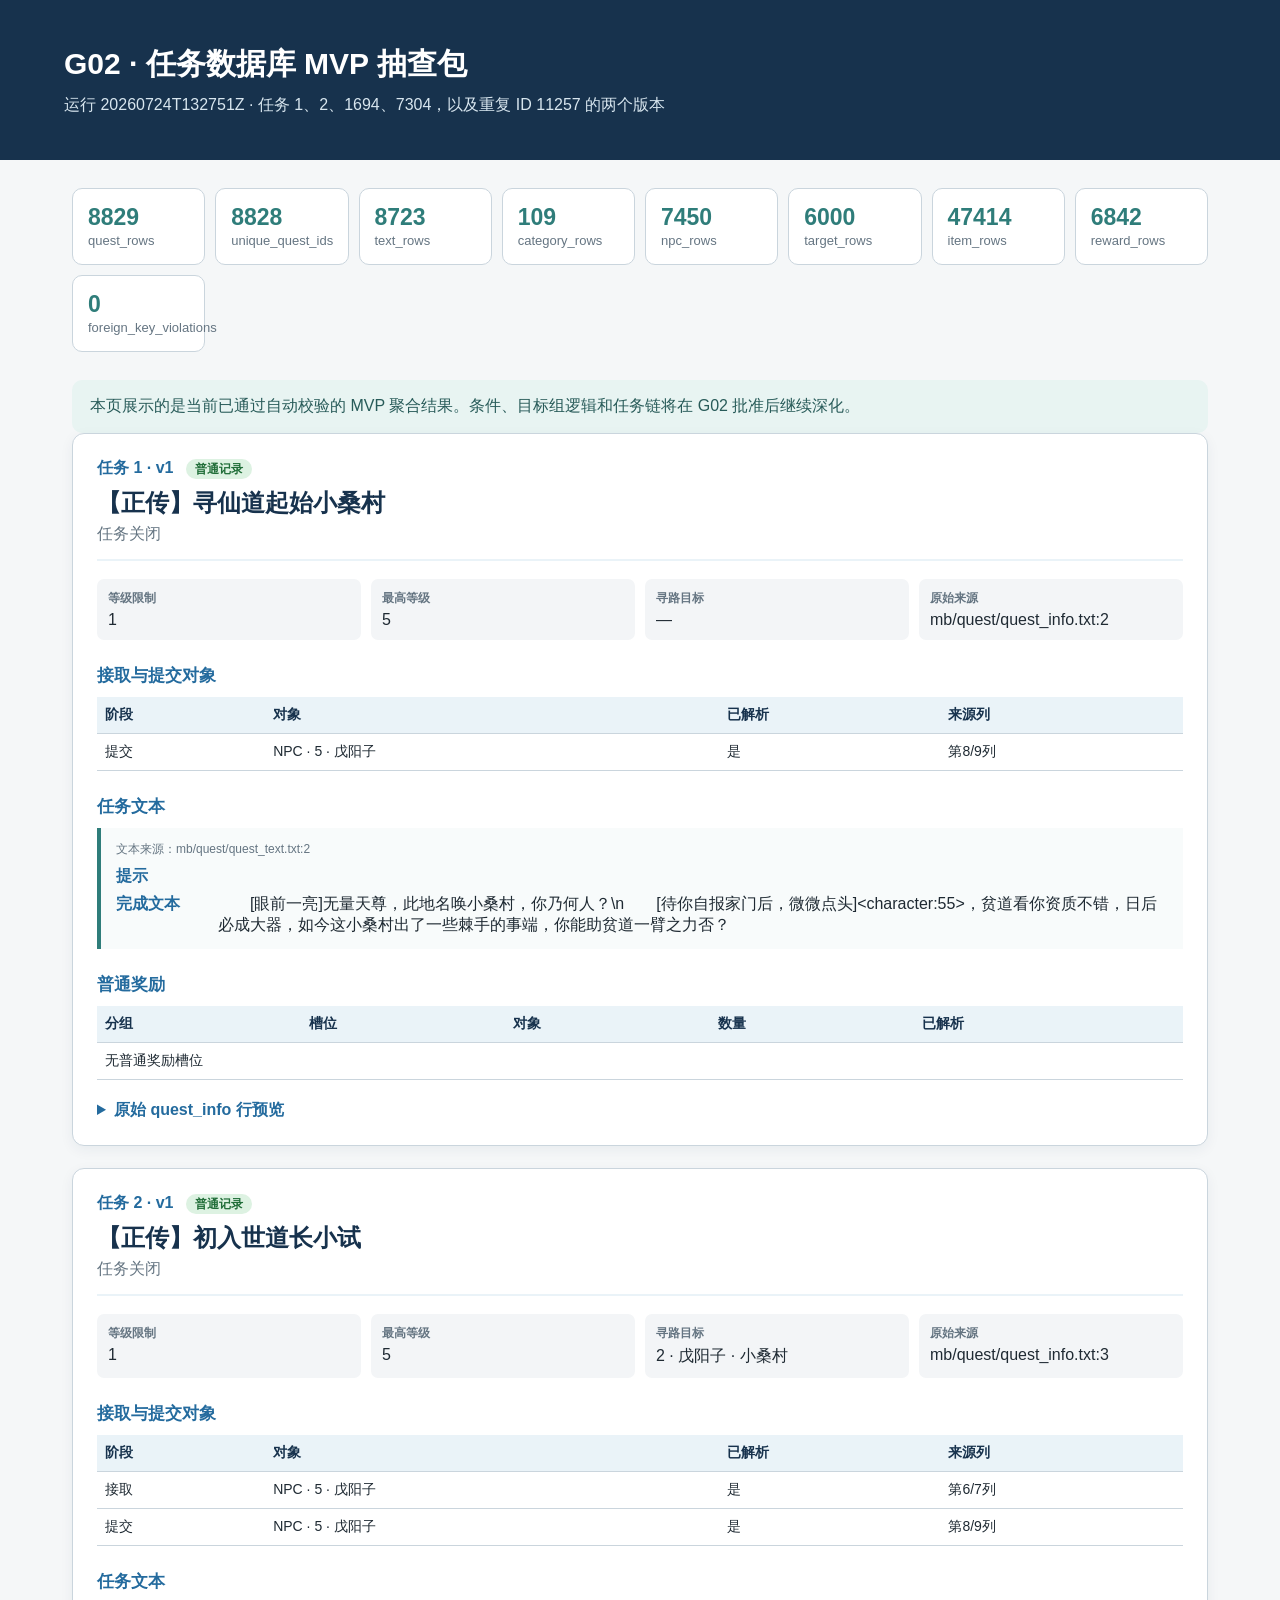
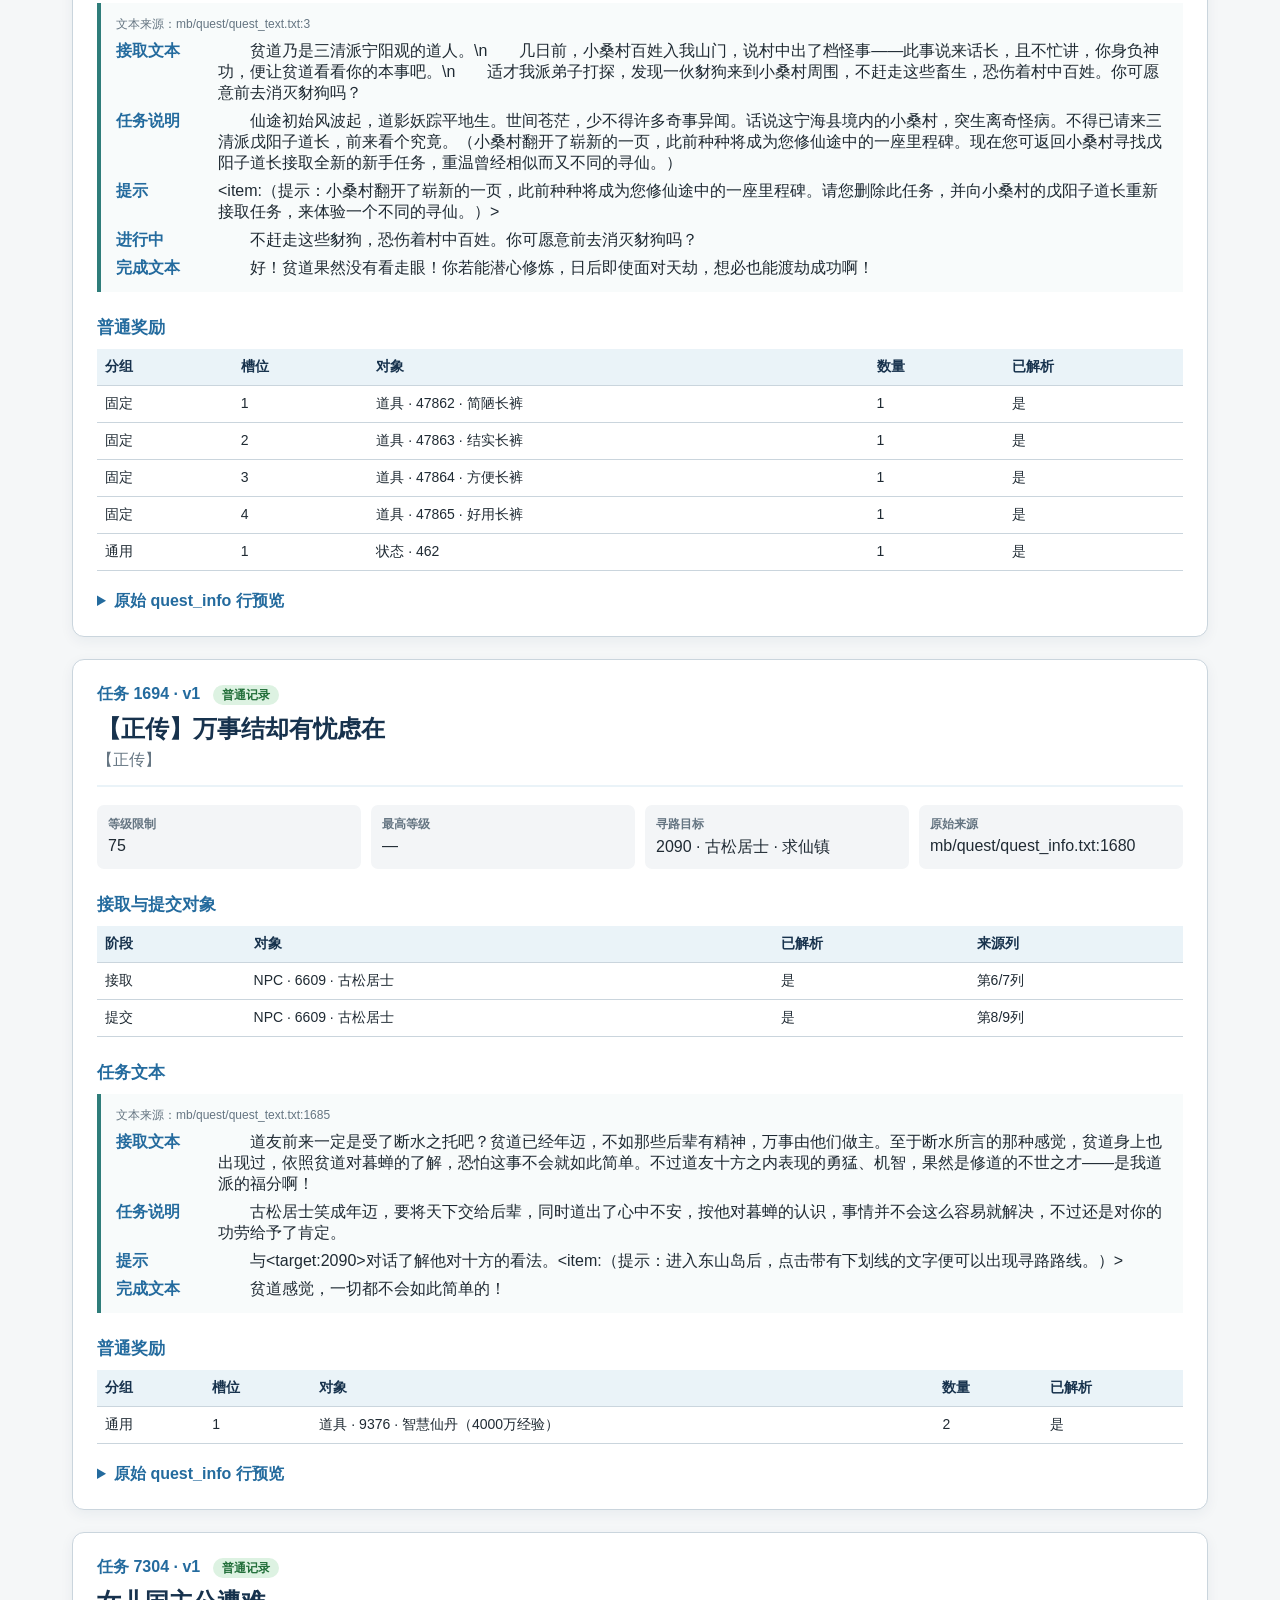
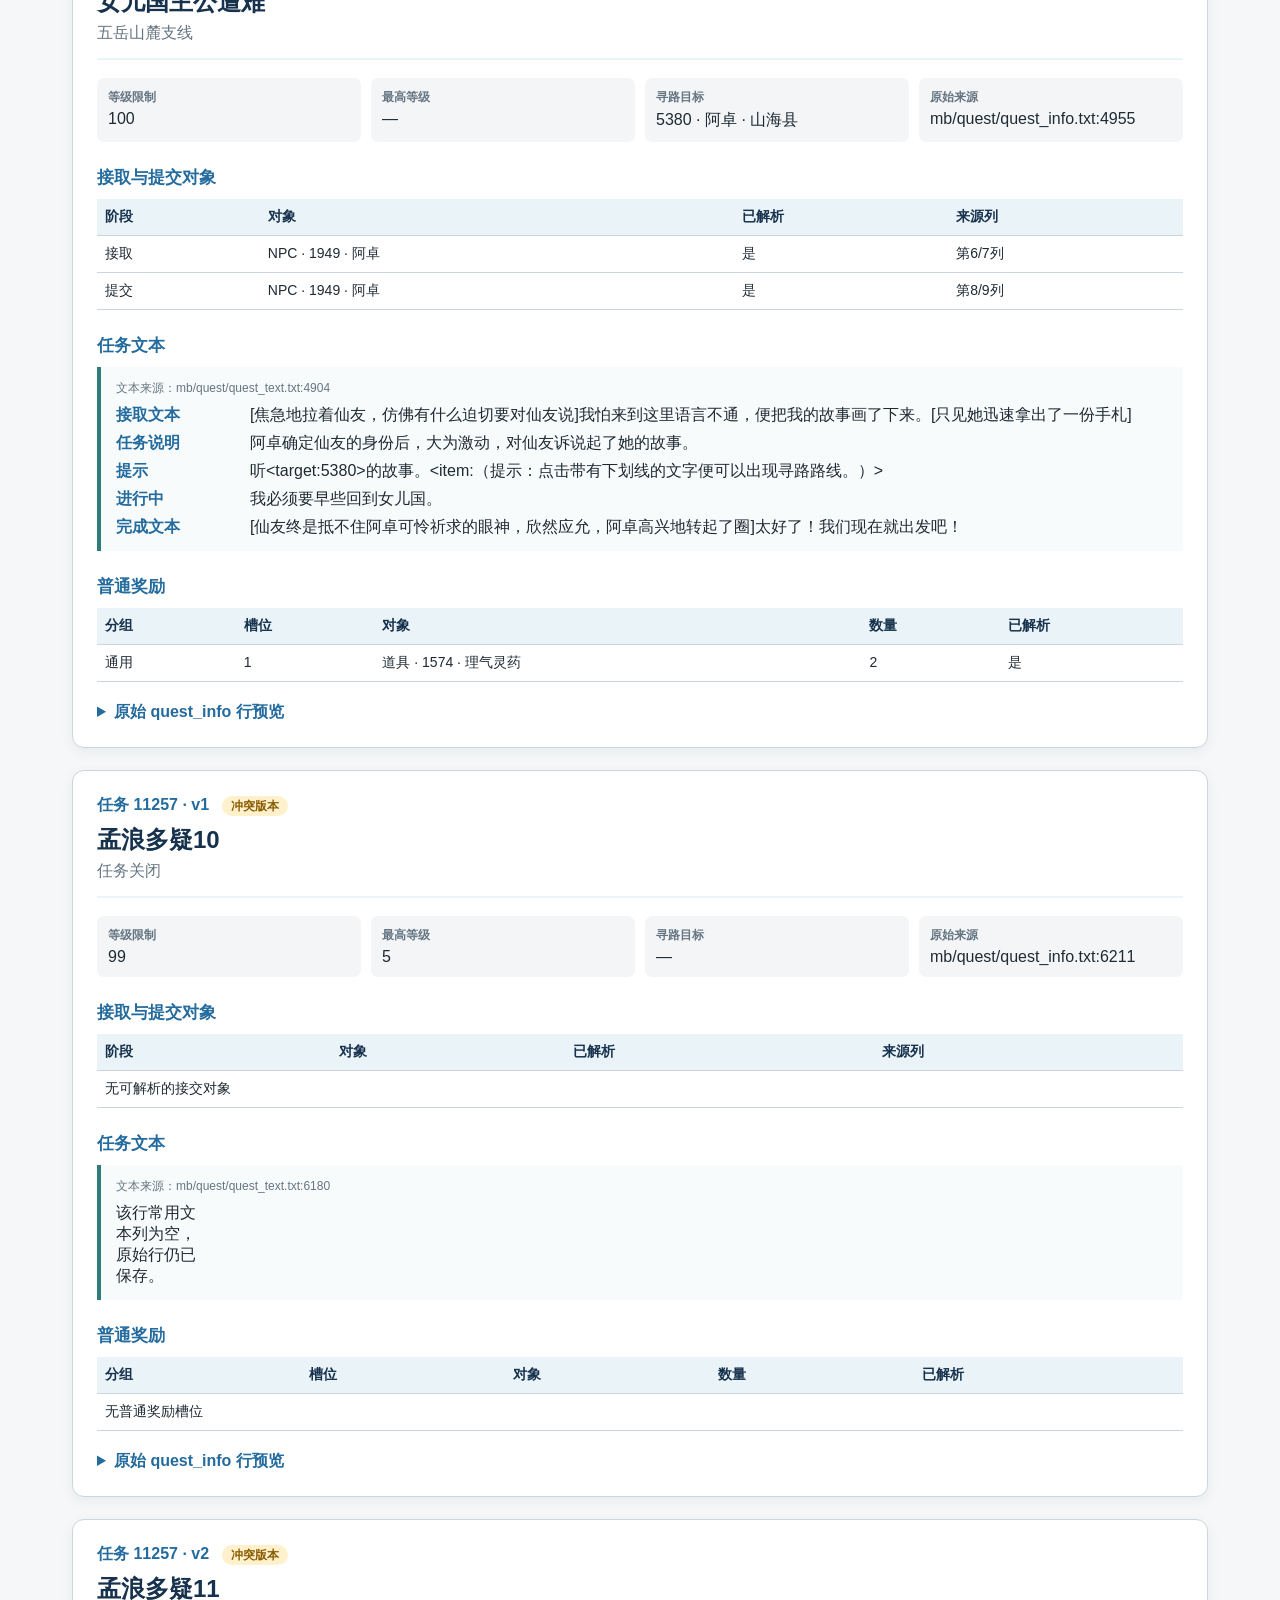
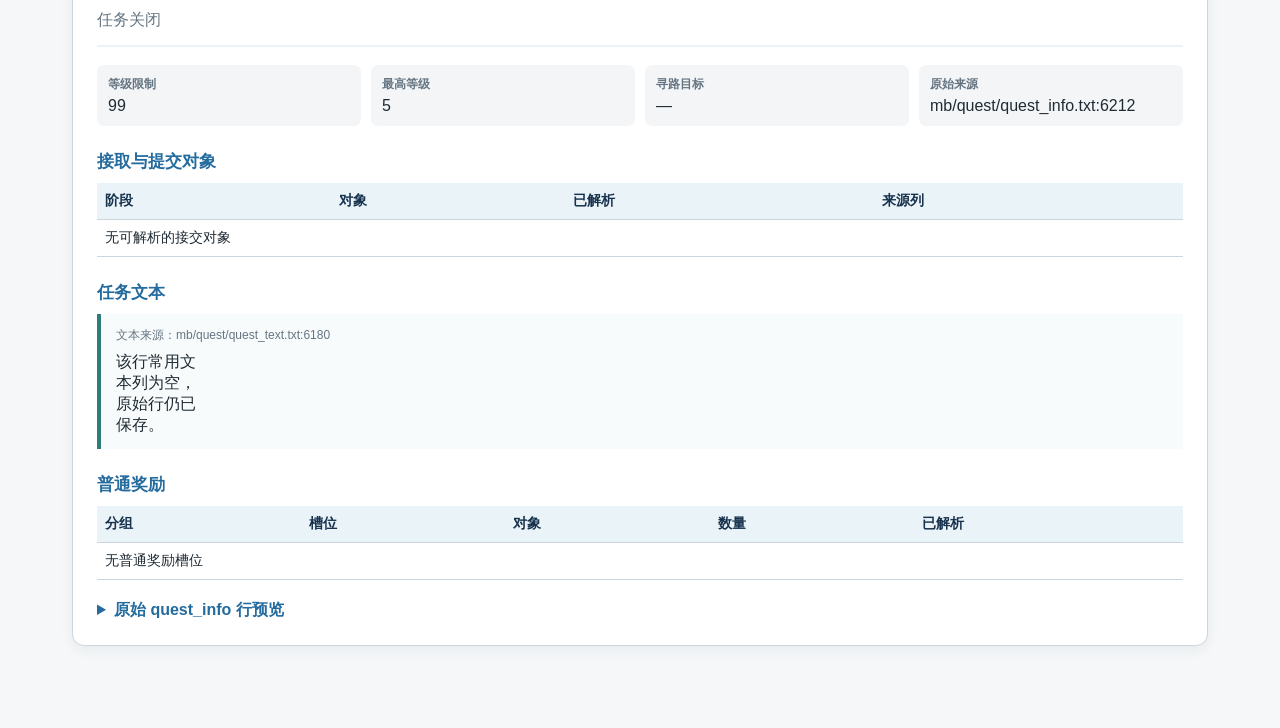
<file: approvals/G02_sample_pack.html>
<!doctype html>
<html lang="zh-CN">
<head>
  <meta charset="utf-8">
  <meta name="viewport" content="width=device-width,initial-scale=1">
  <title>G02 · 任务数据库 MVP 抽查包</title>
  <style>
    :root { --navy:#17324d; --blue:#246b9e; --teal:#2f7d7a; --paper:#f5f7f8;
      --line:#cad5dd; --ink:#1f2a33; --muted:#657582; --green:#216e39; --amber:#8a5a00; }
    * { box-sizing:border-box; }
    body { margin:0; color:var(--ink); background:var(--paper);
      font-family:-apple-system,BlinkMacSystemFont,"Segoe UI","PingFang SC",sans-serif; }
    .hero { background:var(--navy); color:white; padding:44px max(5vw,28px); }
    .hero h1 { margin:0 0 10px; font-size:30px; }
    .hero p { margin:0; color:#d8e6ef; }
    main { max-width:1180px; margin:0 auto; padding:28px 22px 60px; }
    .metrics { display:grid; grid-template-columns:repeat(auto-fit,minmax(130px,1fr)); gap:10px; margin-bottom:28px; }
    .metric { background:white; border:1px solid var(--line); border-radius:10px; padding:15px; }
    .metric strong { display:block; font-size:23px; color:var(--teal); }
    .metric span { font-size:13px; color:var(--muted); }
    .card { background:white; border:1px solid var(--line); border-radius:12px;
      padding:24px; margin:0 0 22px; box-shadow:0 4px 14px rgba(23,50,77,.06); }
    .card header { border-bottom:2px solid #eaf3f8; padding-bottom:14px; }
    .card h2 { margin:8px 0 5px; color:var(--navy); }
    .card h3 { color:var(--blue); margin:24px 0 10px; font-size:17px; }
    .card header p { margin:0; color:var(--muted); }
    .qid { font-weight:700; color:var(--blue); }
    .badge { border-radius:999px; padding:3px 9px; margin-left:8px; font-size:12px; font-weight:700; }
    .badge.ok { background:#ddf2e2; color:var(--green); }
    .badge.warn { background:#fff1cc; color:var(--amber); }
    .facts { display:grid; grid-template-columns:repeat(auto-fit,minmax(210px,1fr)); gap:10px; margin-top:18px; }
    .facts div { background:#f3f5f7; padding:11px; border-radius:7px; }
    .facts strong,.facts span { display:block; }
    .facts strong { font-size:12px; color:var(--muted); margin-bottom:4px; }
    table { border-collapse:collapse; width:100%; font-size:14px; }
    th,td { border-bottom:1px solid var(--line); text-align:left; padding:9px 8px; vertical-align:top; }
    th { background:#eaf3f8; color:var(--navy); }
    .text-block { border-left:4px solid var(--teal); background:#f8fbfb; padding:13px 15px; margin:10px 0; }
    .source { color:var(--muted); font-size:12px; margin-bottom:8px; }
    dl { margin:0; display:grid; grid-template-columns:90px 1fr; gap:7px 12px; }
    dt { color:var(--blue); font-weight:700; }
    dd { margin:0; white-space:pre-wrap; }
    .notice { background:#fff1cc; color:var(--amber); padding:12px; border-radius:7px; }
    details { margin-top:20px; }
    summary { cursor:pointer; color:var(--blue); font-weight:700; }
    pre { white-space:pre-wrap; word-break:break-all; background:#f3f5f7; padding:12px; max-height:260px; overflow:auto; }
    .footnote { background:#e8f4f2; border-radius:10px; padding:16px 18px; color:#285b59; }
  </style>
</head>
<body>
  <section class="hero">
    <h1>G02 · 任务数据库 MVP 抽查包</h1>
    <p>运行 20260724T132751Z · 任务 1、2、1694、7304，以及重复 ID 11257 的两个版本</p>
  </section>
  <main>
    <section class="metrics">
      <div class='metric'><strong>8829</strong><span>quest_rows</span></div><div class='metric'><strong>8828</strong><span>unique_quest_ids</span></div><div class='metric'><strong>8723</strong><span>text_rows</span></div><div class='metric'><strong>109</strong><span>category_rows</span></div><div class='metric'><strong>7450</strong><span>npc_rows</span></div><div class='metric'><strong>6000</strong><span>target_rows</span></div><div class='metric'><strong>47414</strong><span>item_rows</span></div><div class='metric'><strong>6842</strong><span>reward_rows</span></div><div class='metric'><strong>0</strong><span>foreign_key_violations</span></div>
    </section>
    <div class="footnote">本页展示的是当前已通过自动校验的 MVP 聚合结果。条件、目标组逻辑和任务链将在 G02 批准后继续深化。</div>
    
                <article class="card">
                  <header>
                    <div><span class="qid">任务 1 · v1</span>
                    <span class='badge ok'>普通记录</span></div>
                    <h2>【正传】寻仙道起始小桑村</h2>
                    <p>任务关闭</p>
                  </header>
                  <div class="facts">
                    <div><strong>等级限制</strong><span>1</span></div>
                    <div><strong>最高等级</strong><span>5</span></div>
                    <div><strong>寻路目标</strong><span>—</span></div>
                    <div><strong>原始来源</strong><span>mb/quest/quest_info.txt:2</span></div>
                  </div>
                  <h3>接取与提交对象</h3>
                  <table><thead><tr><th>阶段</th><th>对象</th><th>已解析</th><th>来源列</th></tr></thead>
                  <tbody><tr><td>提交</td><td>NPC · 5 · 戊阳子</td><td>是</td><td>第8/9列</td></tr></tbody></table>
                  <h3>任务文本</h3>
                  <div class='text-block'><div class='source'>文本来源：mb/quest/quest_text.txt:2</div><dl><dt>提示</dt><dd> </dd><dt>完成文本</dt><dd>　　[眼前一亮]无量天尊，此地名唤小桑村，你乃何人？\n　　[待你自报家门后，微微点头]&lt;character:55&gt;，贫道看你资质不错，日后必成大器，如今这小桑村出了一些棘手的事端，你能助贫道一臂之力否？</dd></dl></div>
                  <h3>普通奖励</h3>
                  <table><thead><tr><th>分组</th><th>槽位</th><th>对象</th><th>数量</th><th>已解析</th></tr></thead>
                  <tbody><tr><td colspan='5'>无普通奖励槽位</td></tr></tbody></table>
                  <details><summary>原始 quest_info 行预览</summary>
                    <pre>【正传】寻仙道起始小桑村	1	1181	5	1			3	5	1																																																																		cp*100			0	2																										</pre>
                  </details>
                </article>
                
                <article class="card">
                  <header>
                    <div><span class="qid">任务 2 · v1</span>
                    <span class='badge ok'>普通记录</span></div>
                    <h2>【正传】初入世道长小试</h2>
                    <p>任务关闭</p>
                  </header>
                  <div class="facts">
                    <div><strong>等级限制</strong><span>1</span></div>
                    <div><strong>最高等级</strong><span>5</span></div>
                    <div><strong>寻路目标</strong><span>2 · 戊阳子 · 小桑村</span></div>
                    <div><strong>原始来源</strong><span>mb/quest/quest_info.txt:3</span></div>
                  </div>
                  <h3>接取与提交对象</h3>
                  <table><thead><tr><th>阶段</th><th>对象</th><th>已解析</th><th>来源列</th></tr></thead>
                  <tbody><tr><td>接取</td><td>NPC · 5 · 戊阳子</td><td>是</td><td>第6/7列</td></tr><tr><td>提交</td><td>NPC · 5 · 戊阳子</td><td>是</td><td>第8/9列</td></tr></tbody></table>
                  <h3>任务文本</h3>
                  <div class='text-block'><div class='source'>文本来源：mb/quest/quest_text.txt:3</div><dl><dt>接取文本</dt><dd>　　贫道乃是三清派宁阳观的道人。\n　　几日前，小桑村百姓入我山门，说村中出了档怪事——此事说来话长，且不忙讲，你身负神功，便让贫道看看你的本事吧。\n　　适才我派弟子打探，发现一伙豺狗来到小桑村周围，不赶走这些畜生，恐伤着村中百姓。你可愿意前去消灭豺狗吗？</dd><dt>任务说明</dt><dd>　　仙途初始风波起，道影妖踪平地生。世间苍茫，少不得许多奇事异闻。话说这宁海县境内的小桑村，突生离奇怪病。不得已请来三清派戊阳子道长，前来看个究竟。（小桑村翻开了崭新的一页，此前种种将成为您修仙途中的一座里程碑。现在您可返回小桑村寻找戊阳子道长接取全新的新手任务，重温曾经相似而又不同的寻仙。）</dd><dt>提示</dt><dd>&lt;item:（提示：小桑村翻开了崭新的一页，此前种种将成为您修仙途中的一座里程碑。请您删除此任务，并向小桑村的戊阳子道长重新接取任务，来体验一个不同的寻仙。）&gt;</dd><dt>进行中</dt><dd>　　不赶走这些豺狗，恐伤着村中百姓。你可愿意前去消灭豺狗吗？</dd><dt>完成文本</dt><dd>　　好！贫道果然没有看走眼！你若能潜心修炼，日后即使面对天劫，想必也能渡劫成功啊！</dd></dl></div>
                  <h3>普通奖励</h3>
                  <table><thead><tr><th>分组</th><th>槽位</th><th>对象</th><th>数量</th><th>已解析</th></tr></thead>
                  <tbody><tr><td>固定</td><td>1</td><td>道具 · 47862 · 简陋长裤</td><td>1</td><td>是</td></tr><tr><td>固定</td><td>2</td><td>道具 · 47863 · 结实长裤</td><td>1</td><td>是</td></tr><tr><td>固定</td><td>3</td><td>道具 · 47864 · 方便长裤</td><td>1</td><td>是</td></tr><tr><td>固定</td><td>4</td><td>道具 · 47865 · 好用长裤</td><td>1</td><td>是</td></tr><tr><td>通用</td><td>1</td><td>状态 · 462</td><td>1</td><td>是</td></tr></tbody></table>
                  <details><summary>原始 quest_info 行预览</summary>
                    <pre>【正传】初入世道长小试	2	1181	5	1	3	5	3	5			5	1	1	1																									3	11	5										2	47862	1	2	47863	1	2	47864	1	2	47865	1	20	462	1										cp*1800			600	3										2																</pre>
                  </details>
                </article>
                
                <article class="card">
                  <header>
                    <div><span class="qid">任务 1694 · v1</span>
                    <span class='badge ok'>普通记录</span></div>
                    <h2>【正传】万事结却有忧虑在</h2>
                    <p>【正传】</p>
                  </header>
                  <div class="facts">
                    <div><strong>等级限制</strong><span>75</span></div>
                    <div><strong>最高等级</strong><span>—</span></div>
                    <div><strong>寻路目标</strong><span>2090 · 古松居士 · 求仙镇</span></div>
                    <div><strong>原始来源</strong><span>mb/quest/quest_info.txt:1680</span></div>
                  </div>
                  <h3>接取与提交对象</h3>
                  <table><thead><tr><th>阶段</th><th>对象</th><th>已解析</th><th>来源列</th></tr></thead>
                  <tbody><tr><td>接取</td><td>NPC · 6609 · 古松居士</td><td>是</td><td>第6/7列</td></tr><tr><td>提交</td><td>NPC · 6609 · 古松居士</td><td>是</td><td>第8/9列</td></tr></tbody></table>
                  <h3>任务文本</h3>
                  <div class='text-block'><div class='source'>文本来源：mb/quest/quest_text.txt:1685</div><dl><dt>接取文本</dt><dd>　　道友前来一定是受了断水之托吧？贫道已经年迈，不如那些后辈有精神，万事由他们做主。至于断水所言的那种感觉，贫道身上也出现过，依照贫道对暮蝉的了解，恐怕这事不会就如此简单。不过道友十方之内表现的勇猛、机智，果然是修道的不世之才——是我道派的福分啊！</dd><dt>任务说明</dt><dd>　　古松居士笑成年迈，要将天下交给后辈，同时道出了心中不安，按他对暮蝉的认识，事情并不会这么容易就解决，不过还是对你的功劳给予了肯定。</dd><dt>提示</dt><dd>　　与&lt;target:2090&gt;对话了解他对十方的看法。&lt;item:（提示：进入东山岛后，点击带有下划线的文字便可以出现寻路路线。）&gt;</dd><dt>完成文本</dt><dd>　　贫道感觉，一切都不会如此简单的！</dd></dl></div>
                  <h3>普通奖励</h3>
                  <table><thead><tr><th>分组</th><th>槽位</th><th>对象</th><th>数量</th><th>已解析</th></tr></thead>
                  <tbody><tr><td>通用</td><td>1</td><td>道具 · 9376 · 智慧仙丹（4000万经验）</td><td>2</td><td>是</td></tr></tbody></table>
                  <details><summary>原始 quest_info 行预览</summary>
                    <pre>【正传】万事结却有忧虑在	1694	1000		75	3	6609	3	6609			5	1693	1	1																									6	1	81																						2	9376	2										cp*655550			3306		0									2090					1											</pre>
                  </details>
                </article>
                
                <article class="card">
                  <header>
                    <div><span class="qid">任务 7304 · v1</span>
                    <span class='badge ok'>普通记录</span></div>
                    <h2>女儿国主公遭难</h2>
                    <p>五岳山麓支线</p>
                  </header>
                  <div class="facts">
                    <div><strong>等级限制</strong><span>100</span></div>
                    <div><strong>最高等级</strong><span>—</span></div>
                    <div><strong>寻路目标</strong><span>5380 · 阿卓 · 山海县</span></div>
                    <div><strong>原始来源</strong><span>mb/quest/quest_info.txt:4955</span></div>
                  </div>
                  <h3>接取与提交对象</h3>
                  <table><thead><tr><th>阶段</th><th>对象</th><th>已解析</th><th>来源列</th></tr></thead>
                  <tbody><tr><td>接取</td><td>NPC · 1949 · 阿卓</td><td>是</td><td>第6/7列</td></tr><tr><td>提交</td><td>NPC · 1949 · 阿卓</td><td>是</td><td>第8/9列</td></tr></tbody></table>
                  <h3>任务文本</h3>
                  <div class='text-block'><div class='source'>文本来源：mb/quest/quest_text.txt:4904</div><dl><dt>接取文本</dt><dd>　　[焦急地拉着仙友，仿佛有什么迫切要对仙友说]我怕来到这里语言不通，便把我的故事画了下来。[只见她迅速拿出了一份手札]</dd><dt>任务说明</dt><dd>　　阿卓确定仙友的身份后，大为激动，对仙友诉说起了她的故事。</dd><dt>提示</dt><dd>　　听&lt;target:5380&gt;的故事。&lt;item:（提示：点击带有下划线的文字便可以出现寻路路线。）&gt;</dd><dt>进行中</dt><dd>　　我必须要早些回到女儿国。</dd><dt>完成文本</dt><dd>　　[仙友终是抵不住阿卓可怜祈求的眼神，欣然应允，阿卓高兴地转起了圈]太好了！我们现在就出发吧！</dd></dl></div>
                  <h3>普通奖励</h3>
                  <table><thead><tr><th>分组</th><th>槽位</th><th>对象</th><th>数量</th><th>已解析</th></tr></thead>
                  <tbody><tr><td>通用</td><td>1</td><td>道具 · 1574 · 理气灵药</td><td>2</td><td>是</td></tr></tbody></table>
                  <details><summary>原始 quest_info 行预览</summary>
                    <pre>女儿国主公遭难	7304	299		100	3	1949	3	1949	100		5	7303	1	1																									13	1063	1																						2	1574	2										cp*2500000			230000	7305										5380																</pre>
                  </details>
                </article>
                
                <article class="card">
                  <header>
                    <div><span class="qid">任务 11257 · v1</span>
                    <span class='badge warn'>冲突版本</span></div>
                    <h2>孟浪多疑10</h2>
                    <p>任务关闭</p>
                  </header>
                  <div class="facts">
                    <div><strong>等级限制</strong><span>99</span></div>
                    <div><strong>最高等级</strong><span>5</span></div>
                    <div><strong>寻路目标</strong><span>—</span></div>
                    <div><strong>原始来源</strong><span>mb/quest/quest_info.txt:6211</span></div>
                  </div>
                  <h3>接取与提交对象</h3>
                  <table><thead><tr><th>阶段</th><th>对象</th><th>已解析</th><th>来源列</th></tr></thead>
                  <tbody><tr><td colspan='4'>无可解析的接交对象</td></tr></tbody></table>
                  <h3>任务文本</h3>
                  <div class='text-block'><div class='source'>文本来源：mb/quest/quest_text.txt:6180</div><dl><dd>该行常用文本列为空，原始行仍已保存。</dd></dl></div>
                  <h3>普通奖励</h3>
                  <table><thead><tr><th>分组</th><th>槽位</th><th>对象</th><th>数量</th><th>已解析</th></tr></thead>
                  <tbody><tr><td colspan='5'>无普通奖励槽位</td></tr></tbody></table>
                  <details><summary>原始 quest_info 行预览</summary>
                    <pre>孟浪多疑10	11257	1181	5	99	3		3		99		5																																																																			0																											</pre>
                  </details>
                </article>
                
                <article class="card">
                  <header>
                    <div><span class="qid">任务 11257 · v2</span>
                    <span class='badge warn'>冲突版本</span></div>
                    <h2>孟浪多疑11</h2>
                    <p>任务关闭</p>
                  </header>
                  <div class="facts">
                    <div><strong>等级限制</strong><span>99</span></div>
                    <div><strong>最高等级</strong><span>5</span></div>
                    <div><strong>寻路目标</strong><span>—</span></div>
                    <div><strong>原始来源</strong><span>mb/quest/quest_info.txt:6212</span></div>
                  </div>
                  <h3>接取与提交对象</h3>
                  <table><thead><tr><th>阶段</th><th>对象</th><th>已解析</th><th>来源列</th></tr></thead>
                  <tbody><tr><td colspan='4'>无可解析的接交对象</td></tr></tbody></table>
                  <h3>任务文本</h3>
                  <div class='text-block'><div class='source'>文本来源：mb/quest/quest_text.txt:6180</div><dl><dd>该行常用文本列为空，原始行仍已保存。</dd></dl></div>
                  <h3>普通奖励</h3>
                  <table><thead><tr><th>分组</th><th>槽位</th><th>对象</th><th>数量</th><th>已解析</th></tr></thead>
                  <tbody><tr><td colspan='5'>无普通奖励槽位</td></tr></tbody></table>
                  <details><summary>原始 quest_info 行预览</summary>
                    <pre>孟浪多疑11	11257	1181	5	99	3		3		99		5																																																																			0																											</pre>
                  </details>
                </article>
                
  </main>
</body>
</html>
</file>
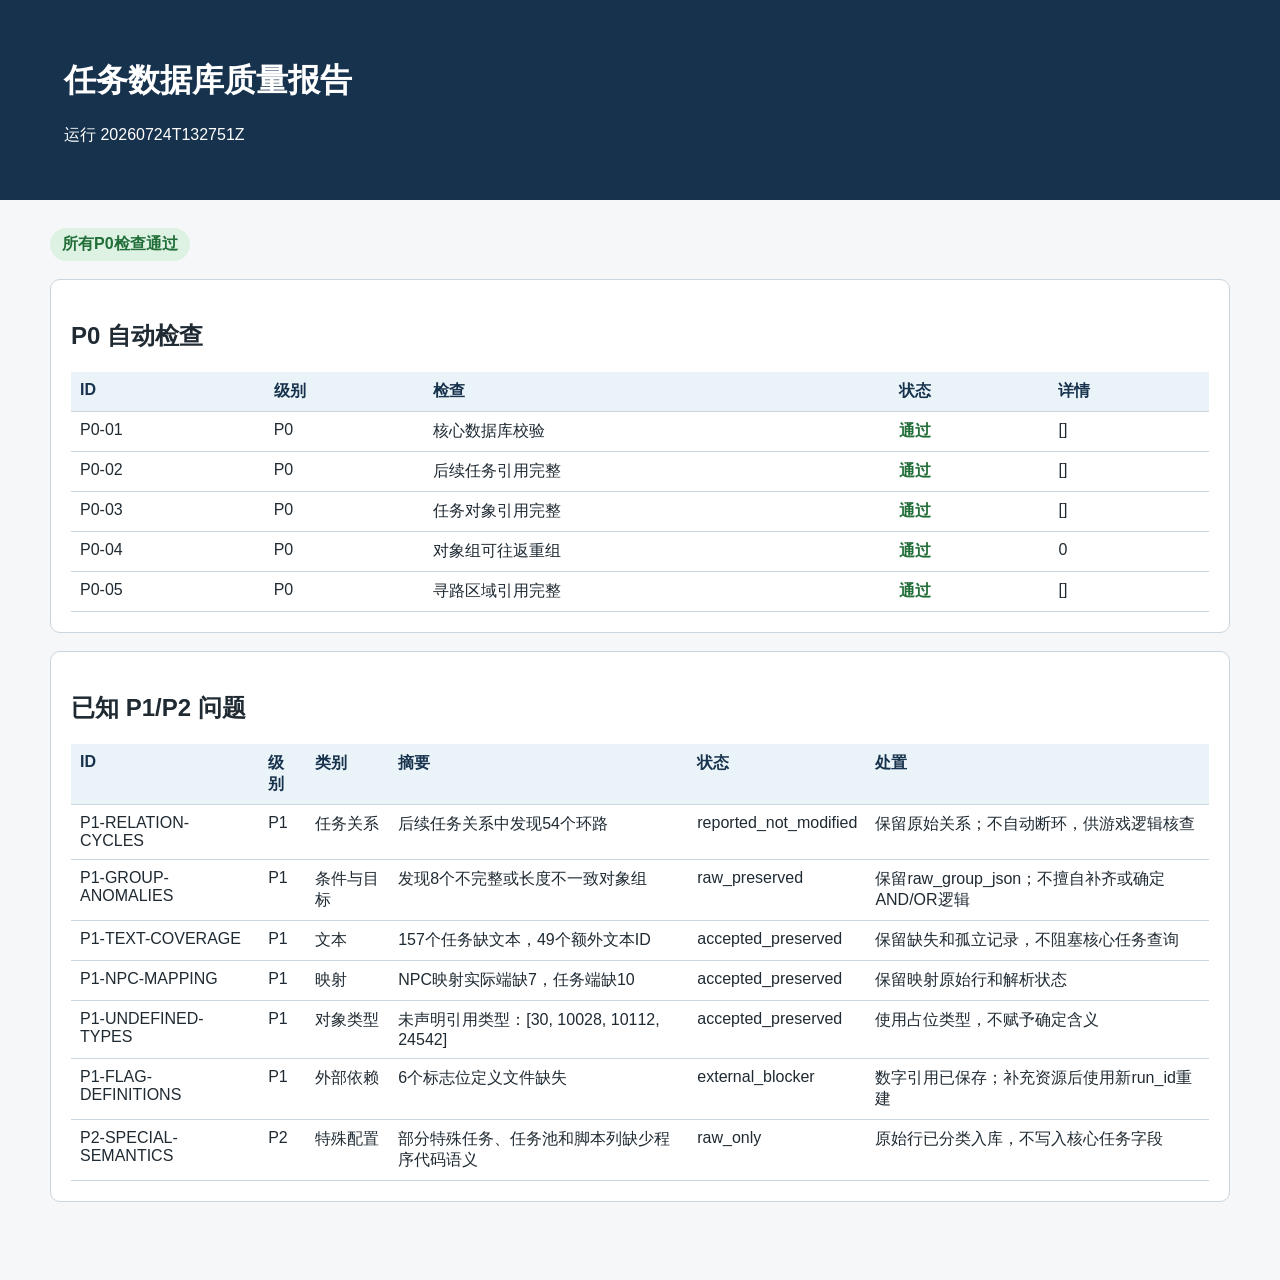
<file: reports/quality_report.html>
<!doctype html><html lang="zh-CN"><head><meta charset="utf-8">
<meta name="viewport" content="width=device-width,initial-scale=1">
<title>任务数据库质量报告</title><style>
body{margin:0;background:#f5f7f8;color:#1f2a33;font-family:-apple-system,BlinkMacSystemFont,"Segoe UI","PingFang SC",sans-serif}
header{background:#17324d;color:#fff;padding:38px 5vw} main{max-width:1180px;margin:auto;padding:28px 22px 60px}
.status{display:inline-block;padding:6px 12px;border-radius:999px;background:#ddf2e2;color:#216e39;font-weight:700}
section{background:#fff;border:1px solid #cad5dd;border-radius:10px;padding:20px;margin:18px 0}
table{width:100%;border-collapse:collapse} th,td{text-align:left;vertical-align:top;padding:9px;border-bottom:1px solid #cad5dd}
th{background:#eaf3f8;color:#17324d} .ok{color:#216e39;font-weight:700} .bad{color:#a12622;font-weight:700}
pre{white-space:pre-wrap;margin:0;font:inherit}</style></head>
<body><header><h1>任务数据库质量报告</h1><p>运行 20260724T132751Z</p></header>
<main><div class="status">所有P0检查通过</div>
<section><h2>P0 自动检查</h2><table><thead><tr><th>ID</th><th>级别</th><th>检查</th><th>状态</th><th>详情</th></tr></thead>
<tbody><tr><td>P0-01</td><td>P0</td><td>核心数据库校验</td><td class='ok'>通过</td><td><pre>[]</pre></td></tr><tr><td>P0-02</td><td>P0</td><td>后续任务引用完整</td><td class='ok'>通过</td><td><pre>[]</pre></td></tr><tr><td>P0-03</td><td>P0</td><td>任务对象引用完整</td><td class='ok'>通过</td><td><pre>[]</pre></td></tr><tr><td>P0-04</td><td>P0</td><td>对象组可往返重组</td><td class='ok'>通过</td><td><pre>0</pre></td></tr><tr><td>P0-05</td><td>P0</td><td>寻路区域引用完整</td><td class='ok'>通过</td><td><pre>[]</pre></td></tr></tbody></table></section>
<section><h2>已知 P1/P2 问题</h2><table><thead><tr><th>ID</th><th>级别</th><th>类别</th><th>摘要</th><th>状态</th><th>处置</th></tr></thead>
<tbody><tr><td>P1-RELATION-CYCLES</td><td>P1</td><td>任务关系</td><td>后续任务关系中发现54个环路</td><td>reported_not_modified</td><td>保留原始关系；不自动断环，供游戏逻辑核查</td></tr><tr><td>P1-GROUP-ANOMALIES</td><td>P1</td><td>条件与目标</td><td>发现8个不完整或长度不一致对象组</td><td>raw_preserved</td><td>保留raw_group_json；不擅自补齐或确定AND/OR逻辑</td></tr><tr><td>P1-TEXT-COVERAGE</td><td>P1</td><td>文本</td><td>157个任务缺文本，49个额外文本ID</td><td>accepted_preserved</td><td>保留缺失和孤立记录，不阻塞核心任务查询</td></tr><tr><td>P1-NPC-MAPPING</td><td>P1</td><td>映射</td><td>NPC映射实际端缺7，任务端缺10</td><td>accepted_preserved</td><td>保留映射原始行和解析状态</td></tr><tr><td>P1-UNDEFINED-TYPES</td><td>P1</td><td>对象类型</td><td>未声明引用类型：[30, 10028, 10112, 24542]</td><td>accepted_preserved</td><td>使用占位类型，不赋予确定含义</td></tr><tr><td>P1-FLAG-DEFINITIONS</td><td>P1</td><td>外部依赖</td><td>6个标志位定义文件缺失</td><td>external_blocker</td><td>数字引用已保存；补充资源后使用新run_id重建</td></tr><tr><td>P2-SPECIAL-SEMANTICS</td><td>P2</td><td>特殊配置</td><td>部分特殊任务、任务池和脚本列缺少程序代码语义</td><td>raw_only</td><td>原始行已分类入库，不写入核心任务字段</td></tr></tbody></table></section></main></body></html>
</file>
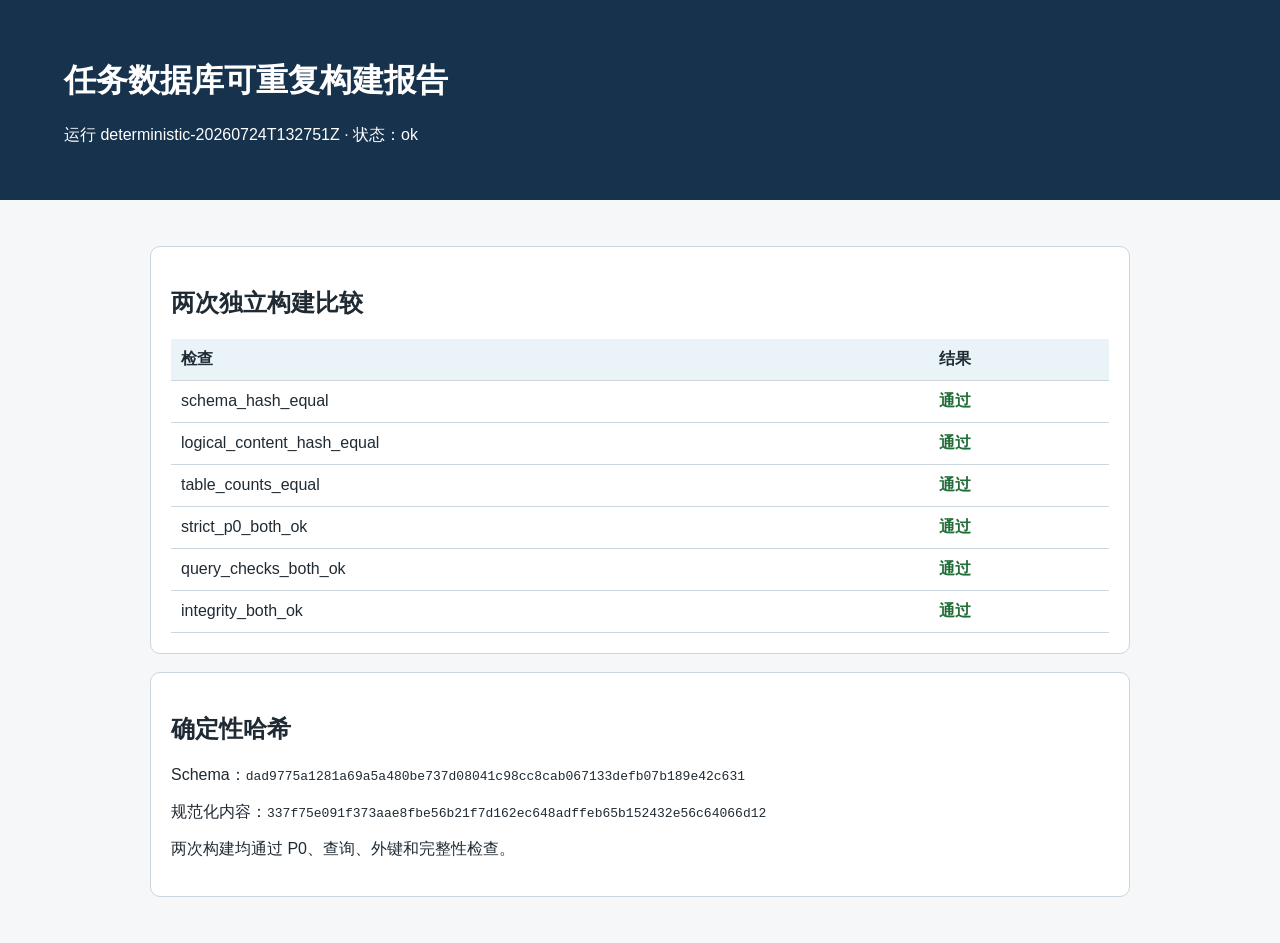
<file: reports/regression.html>
<!doctype html><html lang="zh-CN"><head><meta charset="utf-8">
<meta name="viewport" content="width=device-width,initial-scale=1"><title>可重复构建报告</title>
<style>body{margin:0;background:#f5f7f8;font-family:-apple-system,BlinkMacSystemFont,"Segoe UI","PingFang SC",sans-serif;color:#1f2a33}
header{background:#17324d;color:white;padding:38px 5vw}main{max-width:980px;margin:auto;padding:28px}
section{background:white;border:1px solid #cad5dd;border-radius:10px;padding:20px;margin:18px 0}
table{width:100%;border-collapse:collapse}th,td{padding:10px;border-bottom:1px solid #cad5dd;text-align:left}
th{background:#eaf3f8}.ok{color:#216e39;font-weight:700}.bad{color:#a12622;font-weight:700}
code{word-break:break-all}</style></head><body><header><h1>任务数据库可重复构建报告</h1>
<p>运行 deterministic-20260724T132751Z · 状态：ok</p></header><main>
<section><h2>两次独立构建比较</h2><table><thead><tr><th>检查</th><th>结果</th></tr></thead>
<tbody><tr><td>schema_hash_equal</td><td class='ok'>通过</td></tr><tr><td>logical_content_hash_equal</td><td class='ok'>通过</td></tr><tr><td>table_counts_equal</td><td class='ok'>通过</td></tr><tr><td>strict_p0_both_ok</td><td class='ok'>通过</td></tr><tr><td>query_checks_both_ok</td><td class='ok'>通过</td></tr><tr><td>integrity_both_ok</td><td class='ok'>通过</td></tr></tbody></table></section>
<section><h2>确定性哈希</h2>
<p>Schema：<code>dad9775a1281a69a5a480be737d08041c98cc8cab067133defb07b189e42c631</code></p>
<p>规范化内容：<code>337f75e091f373aae8fbe56b21f7d162ec648adffeb65b152432e56c64066d12</code></p>
<p>两次构建均通过 P0、查询、外键和完整性检查。</p></section></main></body></html>
</file>
